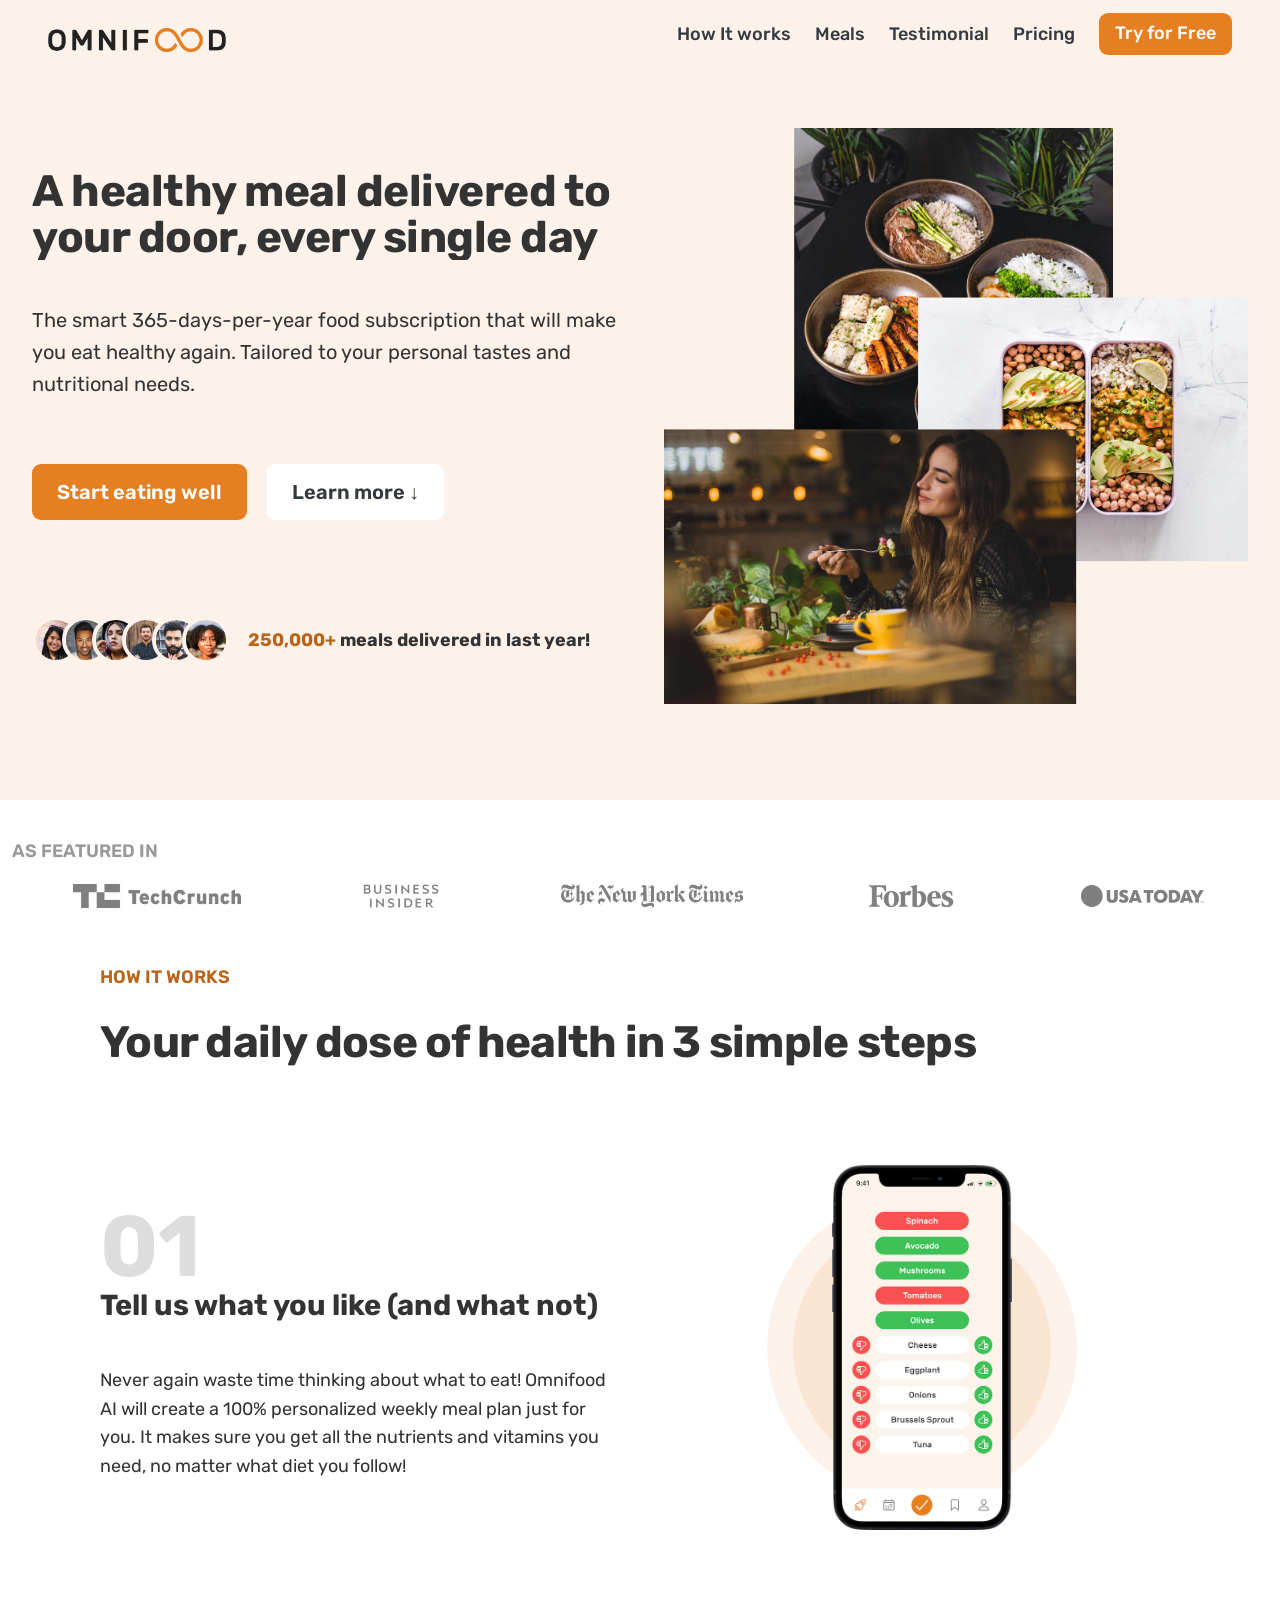
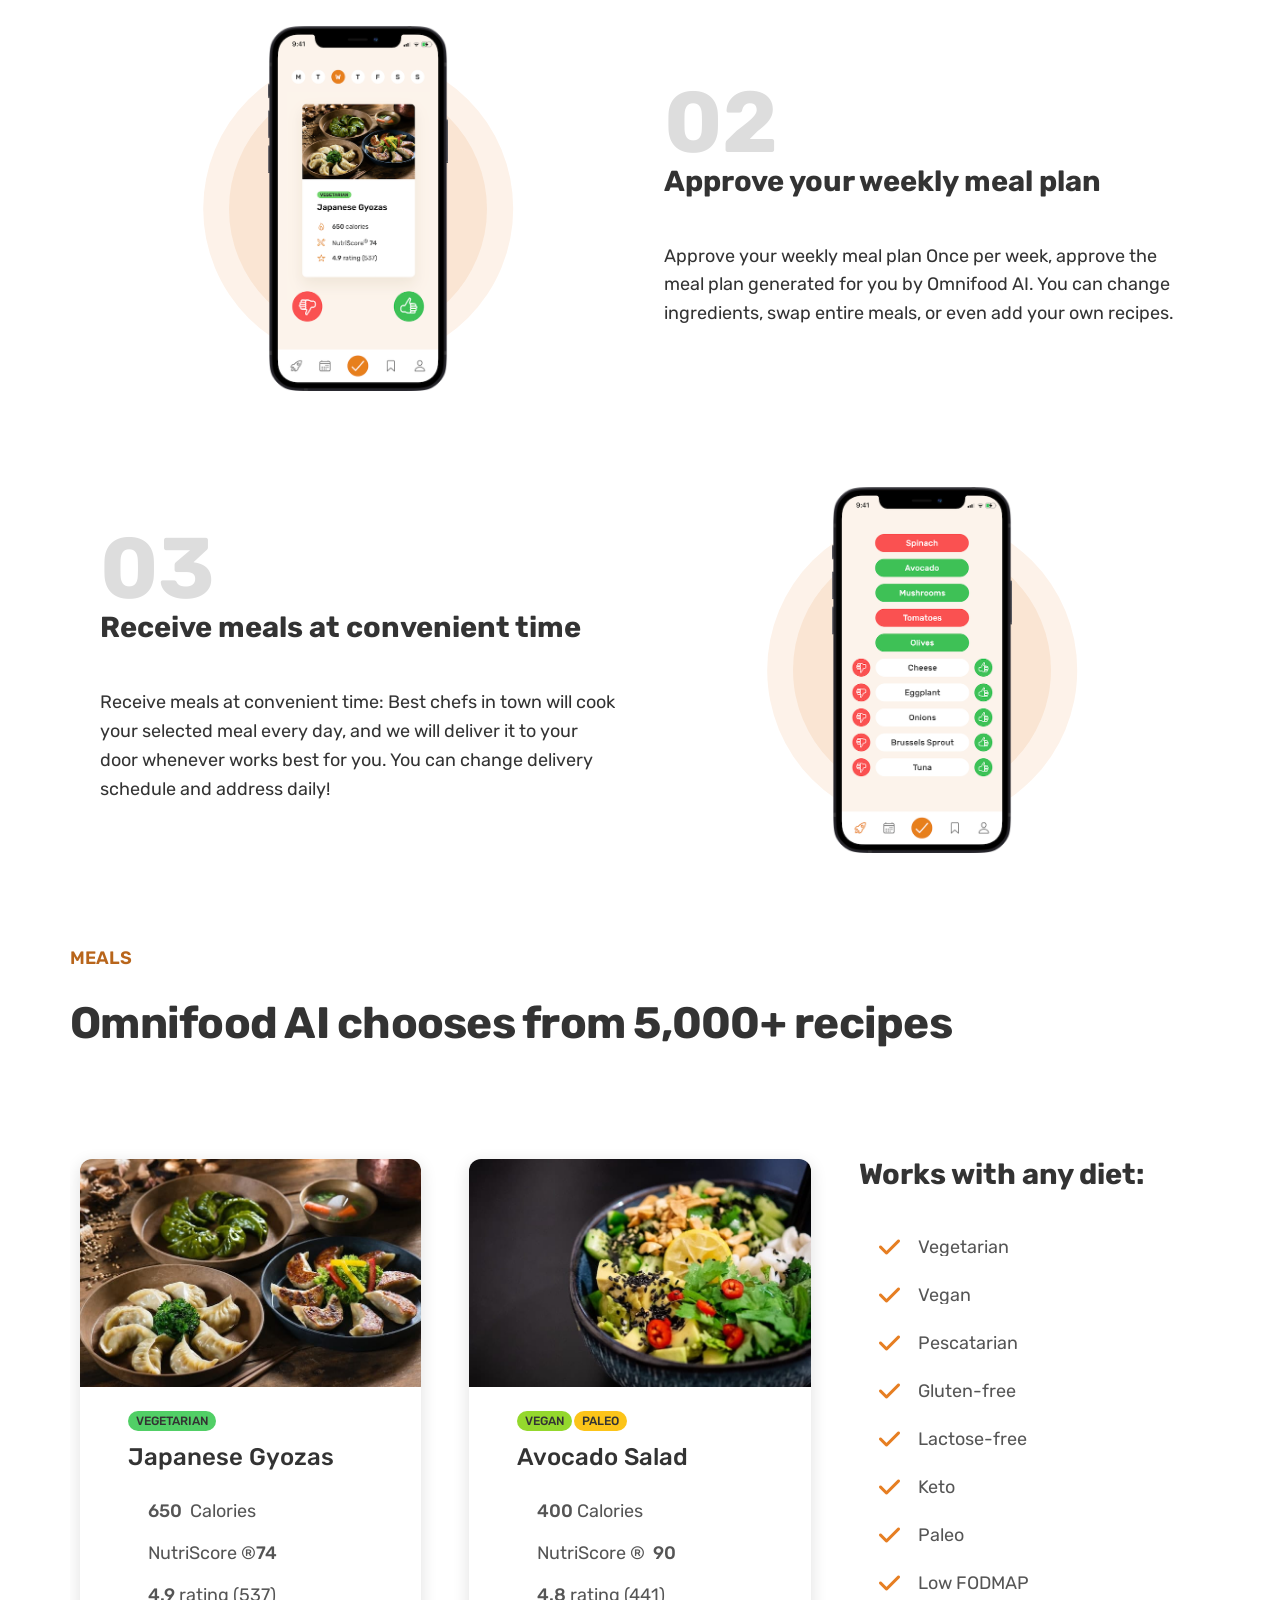
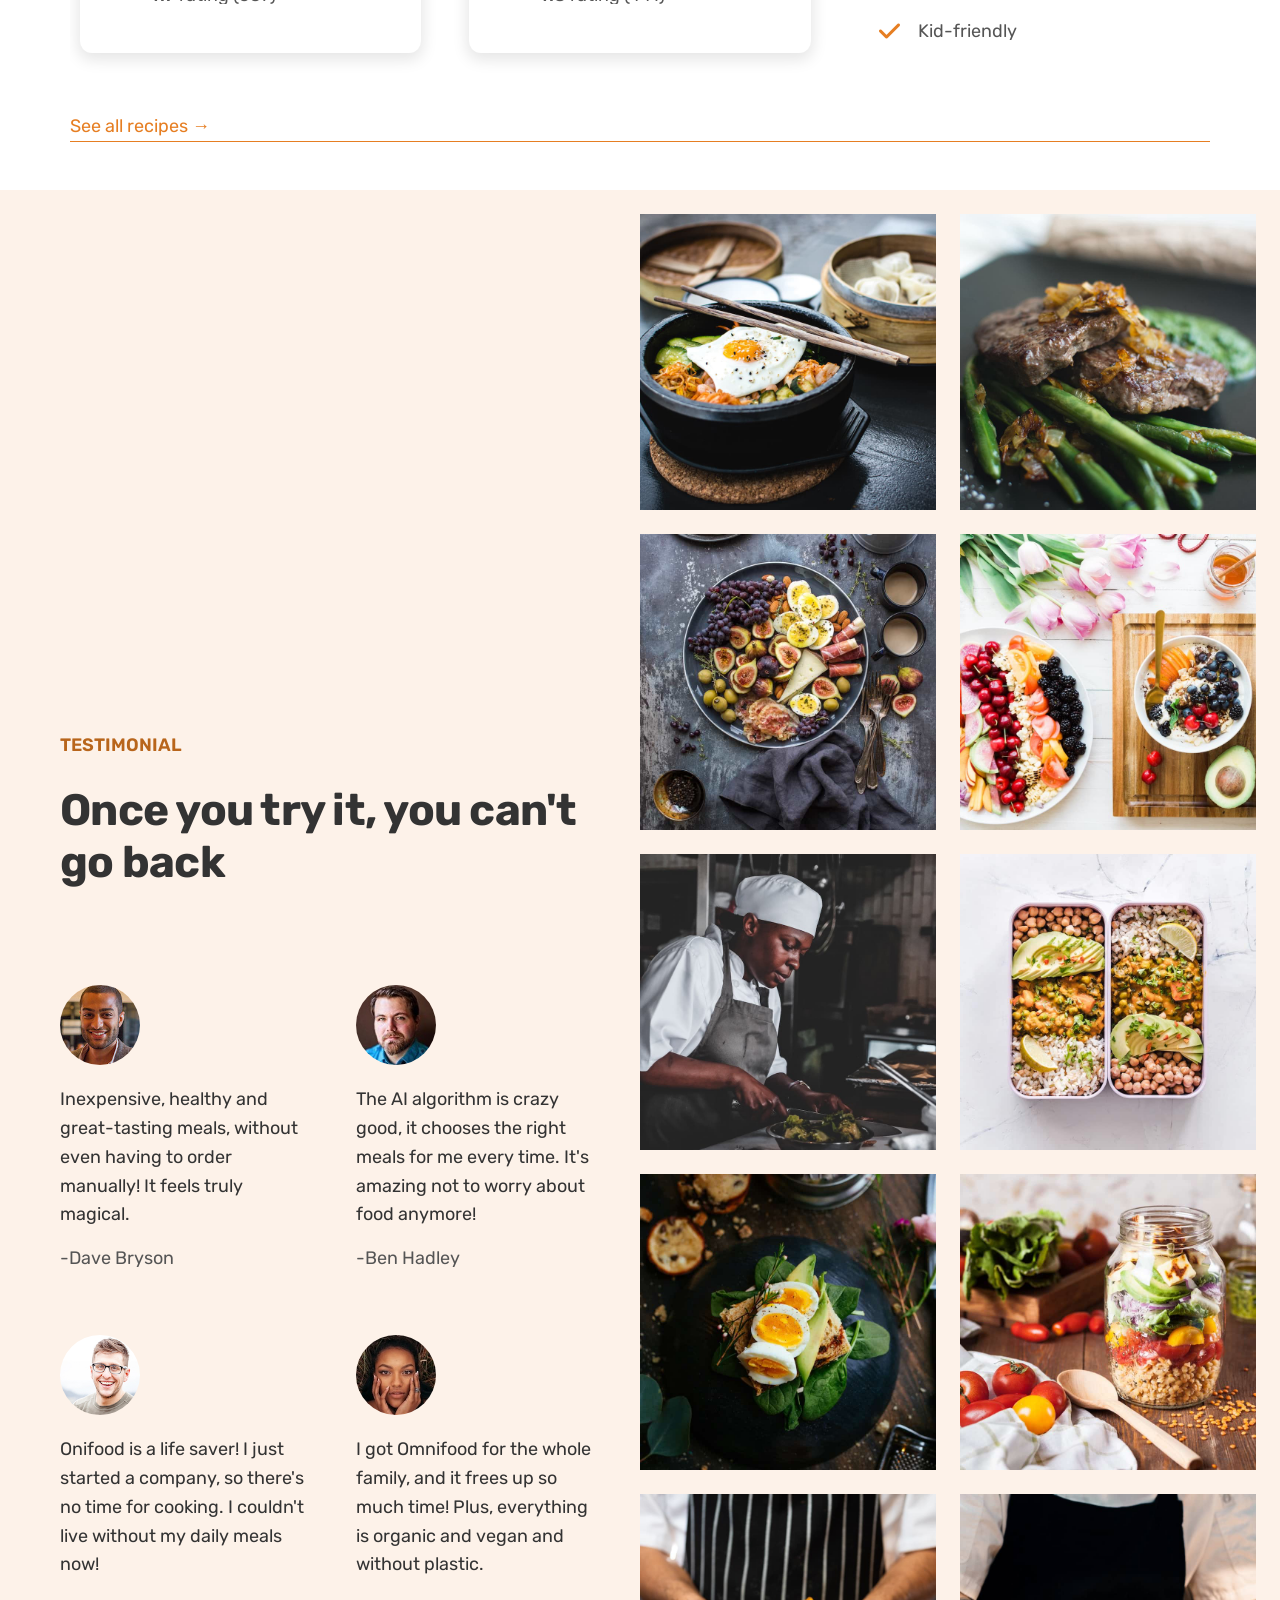
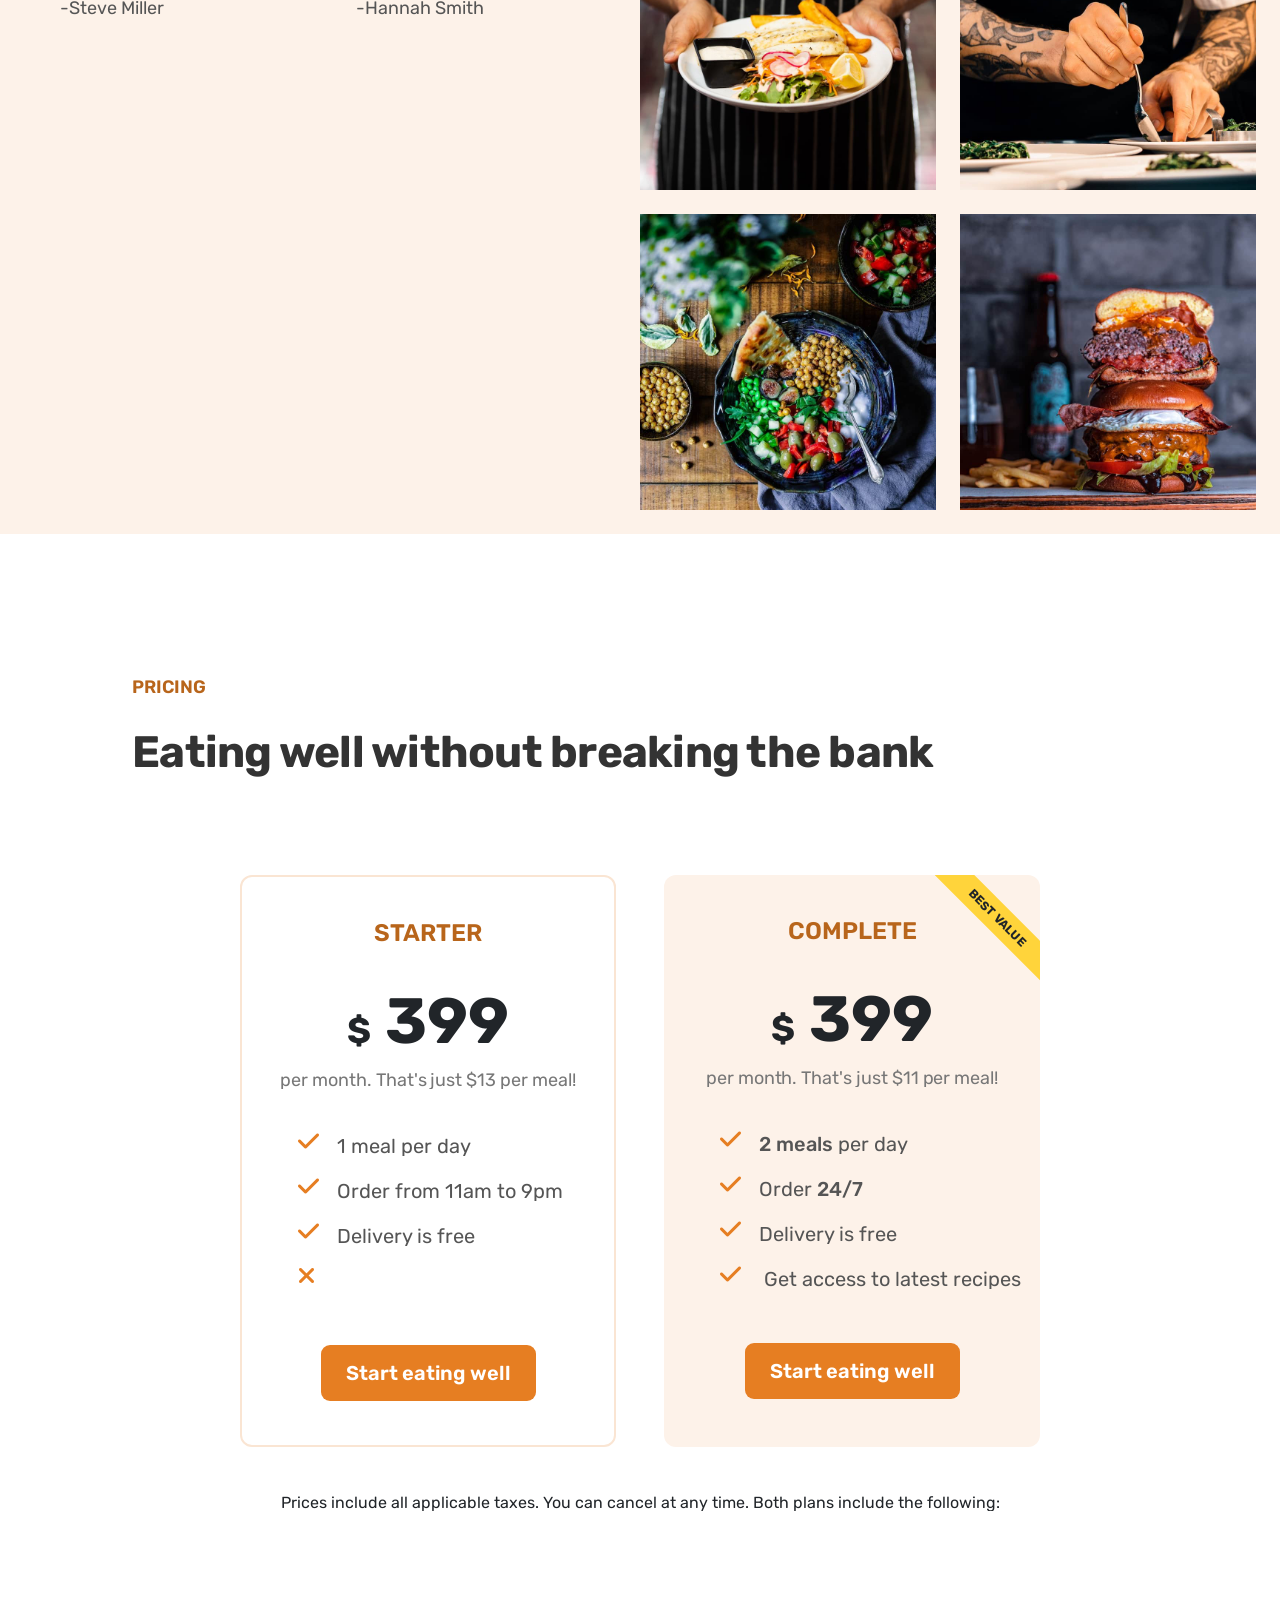
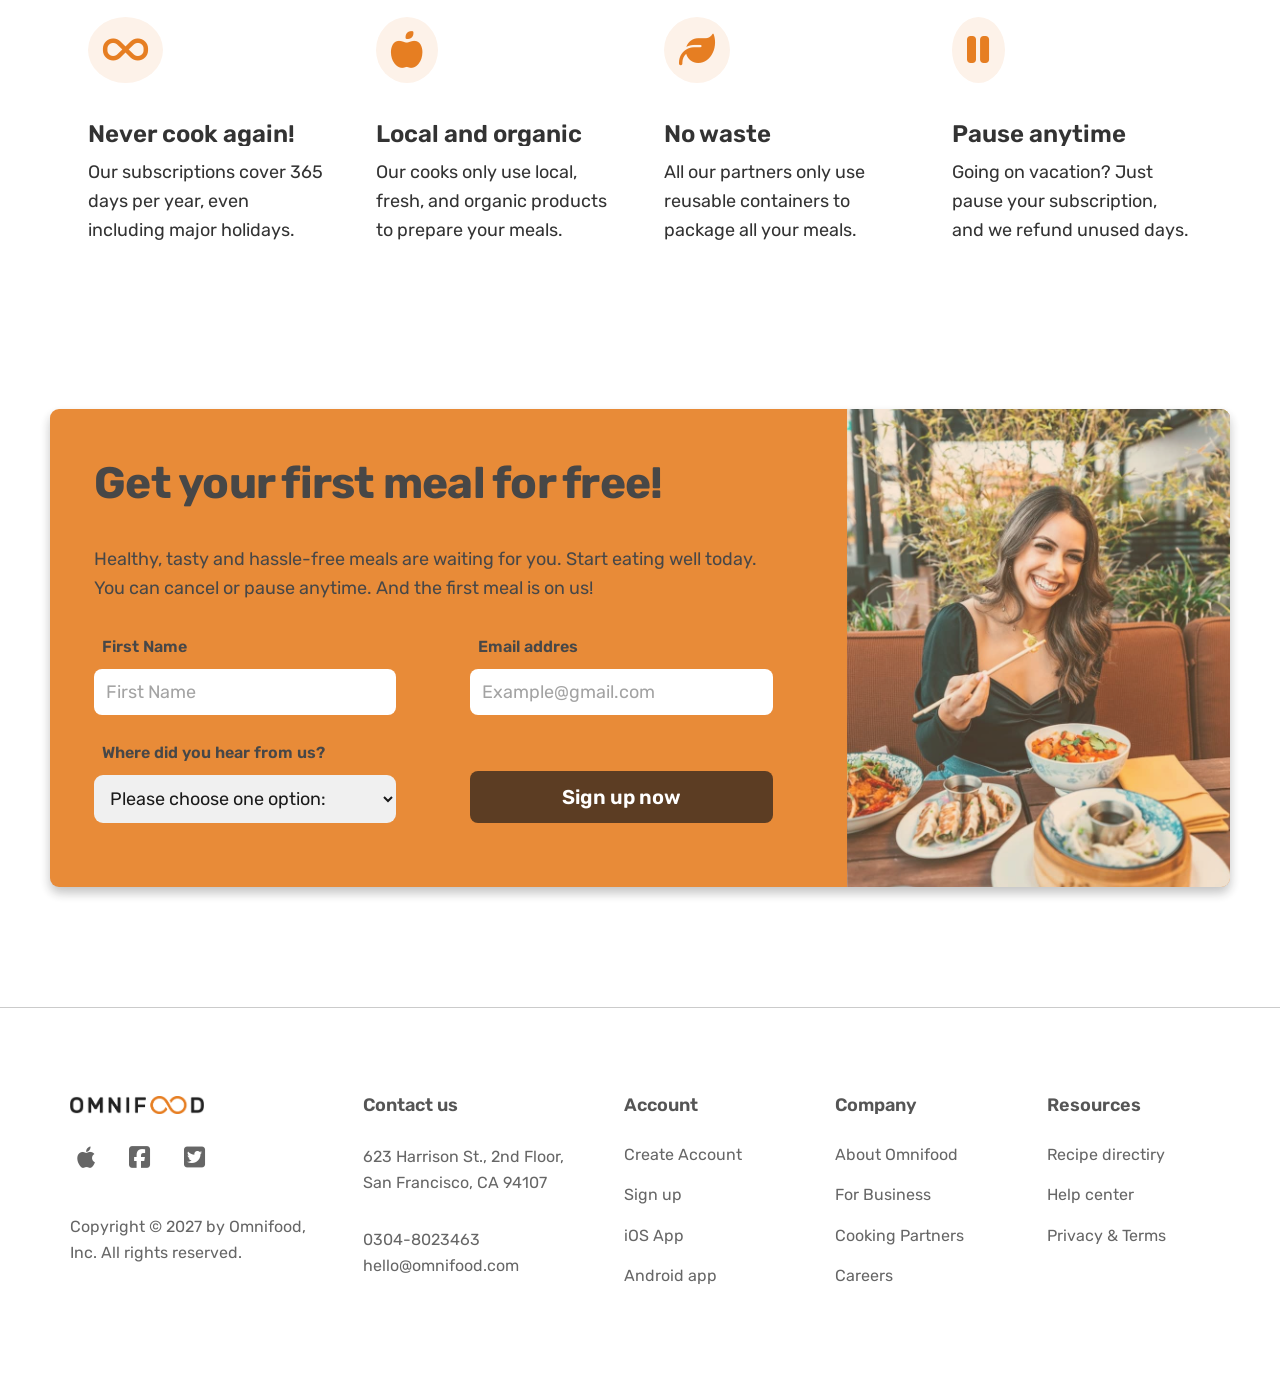
<file: index.html>
<!DOCTYPE html>
<html lang="en">
  <head>
    <meta charset="UTF-8" />
    <meta name="viewport" content="width=device-width, initial-scale=1.0" />

    <link rel="preconnect" href="https://fonts.googleapis.com" />
    <link rel="preconnect" href="https://fonts.gstatic.com" crossorigin />
    <link
      href="https://fonts.googleapis.com/css2?family=Inter:ital,opsz,wght@0,14..32,100..900;1,14..32,100..900&family=Rubik:ital,wght@0,300..900;1,300..900&display=swap"
      rel="stylesheet"
    />
    <link
      href="https://cdn.jsdelivr.net/npm/bootstrap@5.3.3/dist/css/bootstrap.min.css"
      rel="stylesheet"
      integrity="sha384-QWTKZyjpPEjISv5WaRU9OFeRpok6YctnYmDr5pNlyT2bRjXh0JMhjY6hW+ALEwIH"
      crossorigin="anonymous"
    />

    <link
      rel="stylesheet"
      href="https://cdnjs.cloudflare.com/ajax/libs/font-awesome/6.7.2/css/all.min.css"
      integrity="sha512-Evv84Mr4kqVGRNSgIGL/F/aIDqQb7xQ2vcrdIwxfjThSH8CSR7PBEakCr51Ck+w+/U6swU2Im1vVX0SVk9ABhg=="
      crossorigin="anonymous"
      referrerpolicy="no-referrer"
    />
    <link href="https://unpkg.com/aos@2.3.1/dist/aos.css" rel="stylesheet" />
    <link rel="stylesheet" href="Genral.css" />
    <link rel="stylesheet" href="style.css" />
    <link rel="stylesheet" href="queries.css" />
    <link rel="icon" type="img" href="img/favicon.png" />
    <title>Omnifood &mdash; Never cook again!</title>
  </head>
  <body>
    <!-- ////////////////////////////// -->
    <!-- This is Header Section -->
    <!-- ////////////////////////////// -->

    <header class="header">
      <a href="#">
        <img
          src="img/omnifood-logo.png"
          alt="omnifood-logo"
          class="logo"
          data-aos="flip-right"
      /></a>

      <!-- ////////////////////////////// -->
      <!-- This is Navigation Bar -->
      <!-- ////////////////////////////// -->

      <nav class="main-nav">
        <ul>
          <li data-aos="fade-up">
            <a href="#How" class="main-nav-link">How It works</a>
          </li>
          <li data-aos="fade-down">
            <a href="#Meals-section" class="main-nav-link">Meals</a>
          </li>
          <li data-aos="fade-up">
            <a href="#testimonial-section" class="main-nav-link">Testimonial</a>
          </li>
          <li data-aos="fade-down">
            <a href="#pricing" class="main-nav-link">Pricing</a>
          </li>
          <li data-aos="fade-up">
            <a href="#booking-section" class="main-nav-link main-cta"
              >Try for Free</a
            >
          </li>
        </ul>
      </nav>
    </header>

    <main>
      <!-- ////////////////////////////// -->
      <!-- This is Hero's Section -->
      <!-- ////////////////////////////// -->

      <section class="heros-section">
        <div class="hero">
          <div class="heros-text">
            <h1 class="primary-heading" data-aos="fade-right">
              A healthy meal delivered to your door, every single day
            </h1>
            <p class="desription" data-aos="fade-up" data-aos-delay="300">
              The smart 365-days-per-year food subscription that will make you
              eat healthy again. Tailored to your personal tastes and
              nutritional needs.
            </p>

            <div class="btn-box">
              <a
                href="#booking-section"
                class="btn btn--full margin-right-2rem"
                data-aos="fade-left"
                data-aos-delay="600"
                >Start eating well
              </a>
              <a
                href="#How"
                class="btn btn--outline"
                data-aos="fade-right"
                data-aos-delay="600"
                >Learn more &darr;</a
              >
            </div>

            <div class="delivered-customers-box">
              <div class="delivered-customers">
                <img
                  src="img/customers/customer-1.jpg"
                  alt="customer-photo"
                  data-aos="fade-up"
                  data-aos-delay="900"
                />
                <img
                  src="img/customers/customer-2.jpg"
                  alt="customer-photo"
                  data-aos="fade-down"
                  data-aos-delay="900"
                />
                <img
                  src="img/customers/customer-3.jpg"
                  alt="customer-photo"
                  data-aos="fade-up"
                  data-aos-delay="900"
                />
                <img
                  src="img/customers/customer-4.jpg"
                  alt="customer-photo"
                  data-aos="fade-down"
                  data-aos-delay="900"
                />
                <img
                  src="img/customers/customer-5.jpg"
                  alt="customer-photo"
                  data-aos="fade-up"
                  data-aos-delay="900"
                />
                <img
                  src="img/customers/customer-6.jpg"
                  alt="customer-photo"
                  data-aos="fade-down"
                  data-aos-delay="900"
                />
              </div>
              <p data-aos="fade-right" data-aos-delay="1200">
                <span>250,000+</span> meals delivered in last year!
              </p>
            </div>
          </div>

          <div class="header-img" data-aos="zoom-in" data-aos-delay="300">
            <img
              src="img/hero.png"
              class="main-img"
              alt="A laidy eating a dilecious Food and some healthy food photos"
            />
          </div>
        </div>
      </section>

      <!-- ////////////////////////////// -->
      <!-- This is Feature-Row Section -->
      <!-- ////////////////////////////// -->

      <section
        class="Featured"
        data-aos="fade-up"
        data-aos-anchor-placement="bottom-bottom"
      >
        <!-- <div class="container"> -->
        <div class="featured-in">
          <span>As Featured in</span>
        </div>
        <div class="feature-logos">
          <img src="img/logos/techcrunch.png" alt="Techcrunch" />
          <img
            src="img/logos/business-insider.png"
            alt="business-inside"
          />
          <img
            src="img/logos/the-new-york-times.png"
            alt="The-new-york-times"
          />
          <img src="img/logos/forbes.png" alt="Forbes" />
          <img src="img/logos/usa-today.png" alt="Techcrunch" />
        </div>
        <!-- </div> -->
      </section>

      <!-- ////////////////////////////// -->
      <!-- This is How it work's Section -->
      <!-- ////////////////////////////// -->

      <section id="How" class="container">
        <div class="container Section-how">
          <div data-aos="fade-up" data-aos-anchor-placement="bottom-bottom">
            <span class="subheading">How it works</span>
            <h2 class="secondary-heading">
              Your daily dose of health in 3 simple steps
            </h2>
          </div>

          <div class="grid vertical-gap">
            <!-- FIRST STEP -->
            <div class="Z-Patren grid grid-col-2 align">
              <div class="step-content">
                <div class="step-number" data-aos="fade-right">01</div>
                <h3 class="tertiary-heading" data-aos="fade-right">
                  Tell us what you like (and what not)
                </h3>
                <p class="discription" data-aos="fade-right">
                  Never again waste time thinking about what to eat! Omnifood AI
                  will create a 100% personalized weekly meal plan just for you.
                  It makes sure you get all the nutrients and vitamins you need,
                  no matter what diet you follow!
                </p>
              </div>
              <div class="step-img-box" data-aos="fade-left">
                <img
                  src="img/app/app-screen-1.png"
                  alt=""
                  class="step-img"
                />
              </div>
            </div>
            <!-- step-2 -->
            <div class="direction-reverse Z-Patren grid grid-col-2 align">
              <div class="step-img-box" data-aos="fade-right">
                <img
                  src="img/app/app-screen-2.png"
                  alt="iPhone app
            preferences selection screen"
                  class="step-img"
                />
              </div>
              <div class="step-content">
                <div class="step-number" data-aos="fade-up">02</div>
                <h3 class="tertiary-heading" data-aos="fade-up">
                  Approve your weekly meal plan
                </h3>
                <p class="discription" data-aos="fade-up">
                  Approve your weekly meal plan Once per week, approve the meal
                  plan generated for you by Omnifood AI. You can change
                  ingredients, swap entire meals, or even add your own recipes.
                </p>
              </div>
            </div>
            <!-- step-3 -->
            <div class="Z-Patren grid grid-col-2 align">
              <div class="step-content">
                <div class="step-number" data-aos="fade-right">03</div>
                <h3 class="tertiary-heading" data-aos="fade-right">
                  Receive meals at convenient time
                </h3>
                <p class="discription" data-aos="fade-right">
                  Receive meals at convenient time: Best chefs in town will cook
                  your selected meal every day, and we will deliver it to your
                  door whenever works best for you. You can change delivery
                  schedule and address daily!
                </p>
              </div>
              <div class="step-img-box">
                <img
                  src="img/app/app-screen-1.png"
                  alt="iPhone app
            preferences selection screen"
                  class="step-img"
                  data-aos="fade-left"
                />
              </div>
            </div>
          </div>
        </div>
      </section>

      <!-- ////////////////////////////// -->
      <!-- This is Meals Section -->
      <!-- ////////////////////////////// -->

      <section id="Meals-section" class="Meals-section container">
        <div class="container">
          <div
            class="v-center"
            data-aos="fade-up"
            data-aos-anchor-placement="bottom-bottom"
          >
            <span class="subheading">Meals</span>
            <h2 class="secondary-heading">
              Omnifood AI chooses from 5,000+ recipes
            </h2>
          </div>
          <div class="grid grid-col-3 Meals-content">
            <!-- 1st Card  -->
            <div class="Meals" data-aos="fade-right">
              <img
                src="img/meals/meal-1.jpg"
                alt="Japanese Gyozas"
                class="meal-photo"
              />
              <div class="meals-attributes">
                <div class="Meals-tag"><span class="tag">Vegetarian</span></div>
                <h3 class="Meals-title">Japanese Gyozas</h3>

                <ul class="attributes">
                  <li class="meals-attribute">
                    <ion-icon name="flame-outline"></ion-icon
                    ><strong>650</strong>&nbsp; Calories
                  </li>
                  <li class="meals-attribute">
                    <ion-icon name="restaurant-outline"></ion-icon> NutriScore
                    &reg; <strong>74</strong>
                  </li>
                  <li class="meals-attribute">
                    <ion-icon name="star-outline"></ion-icon>
                    <strong>4.9</strong> &nbsp;rating (537)
                  </li>
                </ul>
              </div>
            </div>
            <!-- 2nd Card -->
            <div class="Meals" data-aos="fade-up">
              <img
                src="img/meals/meal-2.jpg"
                alt="Japanese Gyozas"
                class="meal-photo"
              />
              <div class="meals-attributes">
                <div class="Meals-tag Vegan">
                  <span class="tag">Vegan</span>
                </div>
                <div class="Meals-tag Paleo">
                  <span class="tag">Paleo</span>
                </div>
                <h3 class="Meals-title">Avocado Salad</h3>

                <ul class="attributes">
                  <li class="meals-attribute">
                    <ion-icon name="flame-outline"></ion-icon
                    ><strong>400</strong> &nbsp;Calories
                  </li>
                  <li class="meals-attribute">
                    <ion-icon name="restaurant-outline"></ion-icon> NutriScore
                    &reg; &nbsp;<strong>90</strong>
                  </li>
                  <li class="meals-attribute">
                    <ion-icon name="star-outline"></ion-icon>
                    <strong>4.8</strong> &nbsp;rating (441)
                  </li>
                </ul>
              </div>
            </div>
            <!-- list of offers -->
            <div class="list" data-aos="fade-left">
              <h3 class="tertiary-heading">Works with any diet:</h3>
              <ul class="attributes">
                <li class="meals-attribute">
                  <i class="fa-solid fa-check"></i><span>Vegetarian</span>
                </li>
                <li class="meals-attribute">
                  <i class="fa-solid fa-check"></i><span>Vegan</span>
                </li>
                <li class="meals-attribute">
                  <i class="fa-solid fa-check"></i><span>Pescatarian</span>
                </li>
                <li class="meals-attribute">
                  <i class="fa-solid fa-check"></i><span>Gluten-free</span>
                </li>
                <li class="meals-attribute">
                  <i class="fa-solid fa-check"></i><span>Lactose-free</span>
                </li>
                <li class="meals-attribute">
                  <i class="fa-solid fa-check"></i><span>Keto</span>
                </li>
                <li class="meals-attribute">
                  <i class="fa-solid fa-check"></i><span>Paleo</span>
                </li>
                <li class="meals-attribute">
                  <i class="fa-solid fa-check"></i><span>Low FODMAP</span>
                </li>
                <li class="meals-attribute">
                  <i class="fa-solid fa-check"></i><span>Kid-friendly</span>
                </li>
              </ul>
            </div>
          </div>
          <div class="details" data-aos="fade-right">
            <a href="#" class="link">See all recipes &rarr;</a>
          </div>
        </div>
      </section>

      <!-- ////////////////////////////// -->
      <!-- This is Testimonial Section -->
      <!-- ////////////////////////////// -->

      <section
        id="testimonial-section"
        class="testimonial-section grid grid-col-2"
      >
        <!-- <div class="grid grid-col-2"> -->
        <div class="testimonial-box">
          <div class="Testimonial-box-1" data-aos="fade-right">
            <span class="subheading">Testimonial</span>
            <h2 class="secondary-heading">
              Once you try it, you can't go back
            </h2>
          </div>
          <div class="testimonial-box-2 grid grid-col-2">
            <figure
              class="testimonial"
              data-aos="fade-up"
              data-aos-anchor-placement="bottom-bottom"
            >
              <img
                src="img/customers/dave.jpg"
                alt="Dave Bryson"
                class="Author-img"
              />
              <blockquote class="Author-job">
                Inexpensive, healthy and great-tasting meals, without even
                having to order manually! It feels truly magical.
              </blockquote>
              <p class="author-name">-Dave Bryson</p>
            </figure>
            <figure
              class="testimonial"
              data-aos="fade-up"
              data-aos-anchor-placement="bottom-bottom"
            >
              <img
                src="img/customers/ben.jpg"
                alt="Dave Bryson"
                class="Author-img"
              />
              <blockquote class="Author-job">
                The AI algorithm is crazy good, it chooses the right meals for
                me every time. It's amazing not to worry about food anymore!
              </blockquote>
              <p class="author-name">-Ben Hadley</p>
            </figure>
            <figure
              class="testimonial"
              data-aos="fade-up"
              data-aos-anchor-placement="bottom-bottom"
            >
              <img
                src="img/customers/steve.jpg"
                alt="Dave Bryson"
                class="Author-img"
              />
              <blockquote class="Author-job">
                Onifood is a life saver! I just started a company, so there's no
                time for cooking. I couldn't live without my daily meals now!
              </blockquote>
              <p class="author-name">-Steve Miller</p>
            </figure>
            <figure
              class="testimonial"
              data-aos="fade-up"
              data-aos-anchor-placement="bottom-bottom"
            >
              <img
                src="img/customers/hannah.jpg"
                alt="Dave Bryson"
                class="Author-img"
              />
              <blockquote class="Author-job">
                I got Omnifood for the whole family, and it frees up so much
                time! Plus, everything is organic and vegan and without plastic.
              </blockquote>
              <p class="author-name">-Hannah Smith</p>
            </figure>
          </div>
        </div>
        <div class="gallery" data-aos="fade-left">
          <div class="gallery-box grid grid-col-3">
            <div class="gallery-items">
              <img
                src="img/gallery/gallery-1.jpg"
                class="Gallery-phtos"
                alt="Gallery photos"
              />
            </div>
            <div class="gallery-items">
              <img
                src="img/gallery/gallery-2.jpg"
                class="Gallery-phtos"
                alt="Gallery photos"
              />
            </div>
            <div class="gallery-items">
              <img
                src="img/gallery/gallery-3.jpg"
                class="Gallery-phtos"
                alt="Gallery photos"
              />
            </div>
            <div class="gallery-items">
              <img
                src="img/gallery/gallery-4.jpg"
                class="Gallery-phtos"
                alt="Gallery photos"
              />
            </div>
            <div class="gallery-items">
              <img
                src="img/gallery/gallery-5.jpg"
                class="Gallery-phtos"
                alt="Gallery photos"
              />
            </div>
            <div class="gallery-items">
              <img
                src="img/gallery/gallery-6.jpg"
                class="Gallery-phtos"
                alt="Gallery photos"
              />
            </div>
            <div class="gallery-items">
              <img
                src="img/gallery/gallery-7.jpg"
                class="Gallery-phtos"
                alt="Gallery photos"
              />
            </div>
            <div class="gallery-items">
              <img
                src="img/gallery/gallery-8.jpg"
                class="Gallery-phtos"
                alt="Gallery photos"
              />
            </div>
            <div class="gallery-items">
              <img
                src="img/gallery/gallery-9.jpg"
                class="Gallery-phtos"
                alt="Gallery photos"
              />
            </div>
            <div class="gallery-items">
              <img
                src="img/gallery/gallery-10.jpg"
                class="Gallery-phtos"
                alt="Gallery photos"
              />
            </div>
            <div class="gallery-items">
              <img
                src="img/gallery/gallery-11.jpg"
                class="Gallery-phtos"
                alt="Gallery photos"
              />
            </div>
            <div class="gallery-items">
              <img
                src="img/gallery/gallery-12.jpg"
                class="Gallery-phtos"
                alt="Gallery photos"
              />
            </div>
          </div>
        </div>
        <!-- </div> -->
      </section>

      <!-- ////////////////////////////// -->
      <!-- This is Pricing Section -->
      <!-- ////////////////////////////// -->

      <section id="pricing" class="pricing Pricing-Table container">
        <div class="box-1" data-aos="fade-right">
          <span class="subheading">Pricing</span>
          <h2 class="secondary-heading">
            Eating well without breaking the bank
          </h2>
        </div>
        <div class="card grid grid-col-2">
          <!-- styling of card-1  -->
          <div class="card-1" data-aos="fade-right">
            <span class="Starter">Starter</span>
            <p class="pricing-plan">
              <span>$</span>
              399
            </p>
            <div class="deals-details">
              per month. That's just $13 per meal!
            </div>
            <div class="offers">
              <ul class="offers-list">
                <li class="offer">
                  <i class="fa-solid fa-check"></i><span>1 meal per day</span>
                </li>
                <li class="offer">
                  <i class="fa-solid fa-check"></i
                  ><span>Order from 11am to 9pm </span>
                </li>
                <li class="offer">
                  <i class="fa-solid fa-check"></i
                  ><span>Delivery is free </span>
                </li>
                <li class="offer">
                  <i class="fa-solid fa-xmark"></i>
                </li>
              </ul>
            </div>
            <a href="#booking-section" class="btn btn--full pricing-btn"
              >Start eating well</a
            >
          </div>
          <!-- styling of card-2 -->
          <div class="card-2" data-aos="fade-left">
            <span class="Starter">Complete</span>

            <p class="pricing-plan">
              <span>$</span>
              399
            </p>
            <div class="deals-details">
              per month. That's just $11 per meal!
            </div>
            <div class="offers">
              <ul class="offers-list">
                <li class="offer">
                  <i class="fa-solid fa-check"></i
                  ><span><strong>2 meals</strong> per day </span>
                </li>
                <li class="offer">
                  <i class="fa-solid fa-check"></i
                  ><span>Order <strong>24/7</strong> </span>
                </li>
                <li class="offer">
                  <i class="fa-solid fa-check"></i
                  ><span>Delivery is free </span>
                </li>
                <li class="offer">
                  <i class="fa-solid fa-check"></i>
                  <span>Get access to latest recipes</span>
                </li>
              </ul>
            </div>
            <a href="#booking-section" class="btn btn--full pricing-btn"
              >Start eating well</a
            >
          </div>
          <p class="parsel" data-aos="fade-right">
            Prices include all applicable taxes. You can cancel at any time.
            Both plans include the following:
          </p>
        </div>

        <div id="features-row" class="features-row grid grid-col-4">
          <div class="feature" data-aos="fade-right">
            <i class="fa-solid fa-infinity feature-icon"></i>
            <p class="title">Never cook again!</p>
            <p class="discription">
              Our subscriptions cover 365 days per year, even including major
              holidays.
            </p>
          </div>
          <div class="feature" data-aos="fade-up">
            <i class="fa-solid fa-apple-whole feature-icon"></i>
            <p class="title">Local and organic</p>
            <p class="discription">
              Our cooks only use local, fresh, and organic products to prepare
              your meals.
            </p>
          </div>
          <div class="feature" data-aos="fade-up">
            <i class="fa-solid fa-leaf feature-icon"></i>
            <p class="title">No waste</p>
            <p class="discription">
              All our partners only use reusable containers to package all your
              meals.
            </p>
          </div>
          <div class="feature" data-aos="fade-left">
            <i class="fa-solid fa-pause feature-icon"></i>
            <p class="title">Pause anytime</p>
            <p class="discription">
              Going on vacation? Just pause your subscription, and we refund
              unused days.
            </p>
          </div>
        </div>
      </section>

      <!-- ////////////////////////////// -->
      <!-- This is Booking Section -->
      <!-- ////////////////////////////// -->

      <section id="booking-section" data-aos="zoom-in-up">
        <div class="booking-container grid">
          <div class="box-1">
            <h2 class="secondary-heading booking-heading" data-aos="fade-right">
              Get your first meal for free!
            </h2>
            <p class="desription booking-description" data-aos="fade-right">
              Healthy, tasty and hassle-free meals are waiting for you. Start
              eating well today. You can cancel or pause anytime. And the first
              meal is on us!
            </p>
            <!-- Sign-in  Form  -->
            <form action="" class="booking-form">
              <div class="form-item" data-aos="fade-down-right">
                <label for="First Name">First Name</label>
                <input
                  type="text"
                  class="Btn-hover"
                  name="First Name"
                  id="First Name"
                  placeholder="First Name"
                  required
                />
              </div>
              <div class="form-item" data-aos="fade-down-left">
                <label for="Email address">Email addres</label>
                <input
                  type="email"
                  class="Btn-hover"
                  name="Email addres"
                  id="Email address"
                  placeholder="Example@gmail.com"
                  required
                />
              </div>
              <div class="form-item" data-aos="fade-up-right">
                <label for="Select-option">Where did you hear from us?</label>
                <select id="Select-option" required>
                  <option value="">Please choose one option:</option>
                  <option value="Friends">Family and Friends</option>
                  <option value="YouTube ">YouTube Video</option>
                  <option value="Podcast">Podcast</option>
                  <option value="ad">Facebook ad</option>
                  <option value="Others">Others</option>
                </select>
              </div>
              <input
                class="signup-btn"
                type="submit"
                value="Sign up now"
                data-aos="fade-up-left"
              />
            </form>
          </div>
          <div
            class="booking-img"
            role="img"
            aria-label="Woman is Enjoying food"
          ></div>
        </div>
      </section>
    </main>
    <hr />

    <!-- ////////////////////////////// -->
    <!-- This is Footer Section -->
    <!-- ////////////////////////////// -->

    <footer id="Footer" class="Footer-section">
      <div class="container footer-col">
        <div class="logo-col" data-aos="fade-right">
          <div class="footer-logo">
            <a href="#"
              ><img src="img/omnifood-logo.png" alt="Omnifood-logo"
            /></a>
          </div>
          <ul class="social-link">
            <li>
              <a href="#"><i class="fa-brands fa-apple"></i></a>
            </li>
            <li>
              <a href="#"><i class="fa-brands fa-square-facebook"></i></a>
            </li>
            <li>
              <a href="#"><i class="fa-brands fa-square-twitter"></i></a>
            </li>
          </ul>
          <p class="footer-description">
            Copyright &copy; 2027 by Omnifood, Inc. All rights reserved.
          </p>
        </div>

        <div class="contact-col" data-aos="fade-up">
          <p class="Footer-heading">Contact us</p>
          <p class="footer-description">
            623 Harrison St., 2nd Floor, San Francisco, CA 94107
          </p>
          <a href="#" class="Contact">0304-8023463</a>
          <br />
          <a href="#" class="Contact">hello@omnifood.com</a>
        </div>

        <nav class="nav-col" data-aos="fade-up">
          <p class="Footer-heading">Account</p>
          <ul class="nav-col-ul">
            <li><a href="#"> Create Account</a></li>
            <li><a href="#"> Sign up</a></li>
            <li><a href="#"> iOS App</a></li>
            <li><a href="#"> Android app</a></li>
          </ul>
        </nav>

        <nav class="nav-col" data-aos="fade-up">
          <p class="Footer-heading">Company</p>
          <ul class="nav-col-ul">
            <li><a href="#"> About Omnifood</a></li>
            <li><a href="#"> For Business</a></li>
            <li><a href="#"> Cooking Partners</a></li>
            <li><a href="#"> Careers </a></li>
          </ul>
        </nav>

        <nav class="nav-col" data-aos="fade-left">
          <p class="Footer-heading">Resources</p>
          <ul class="nav-col-ul">
            <li><a href="#"> Recipe directiry</a></li>
            <li><a href="#"> Help center</a></li>
            <li><a href="#"> Privacy & Terms</a></li>
          </ul>
        </nav>
      </div>
    </footer>

    <script src="https://unpkg.com/aos@2.3.1/dist/aos.js"></script>
    <script>
      AOS.init({
        once: true,
        mirror: true,
        offset: 100,
      });
    </script>
  </body>
</html>
</file>
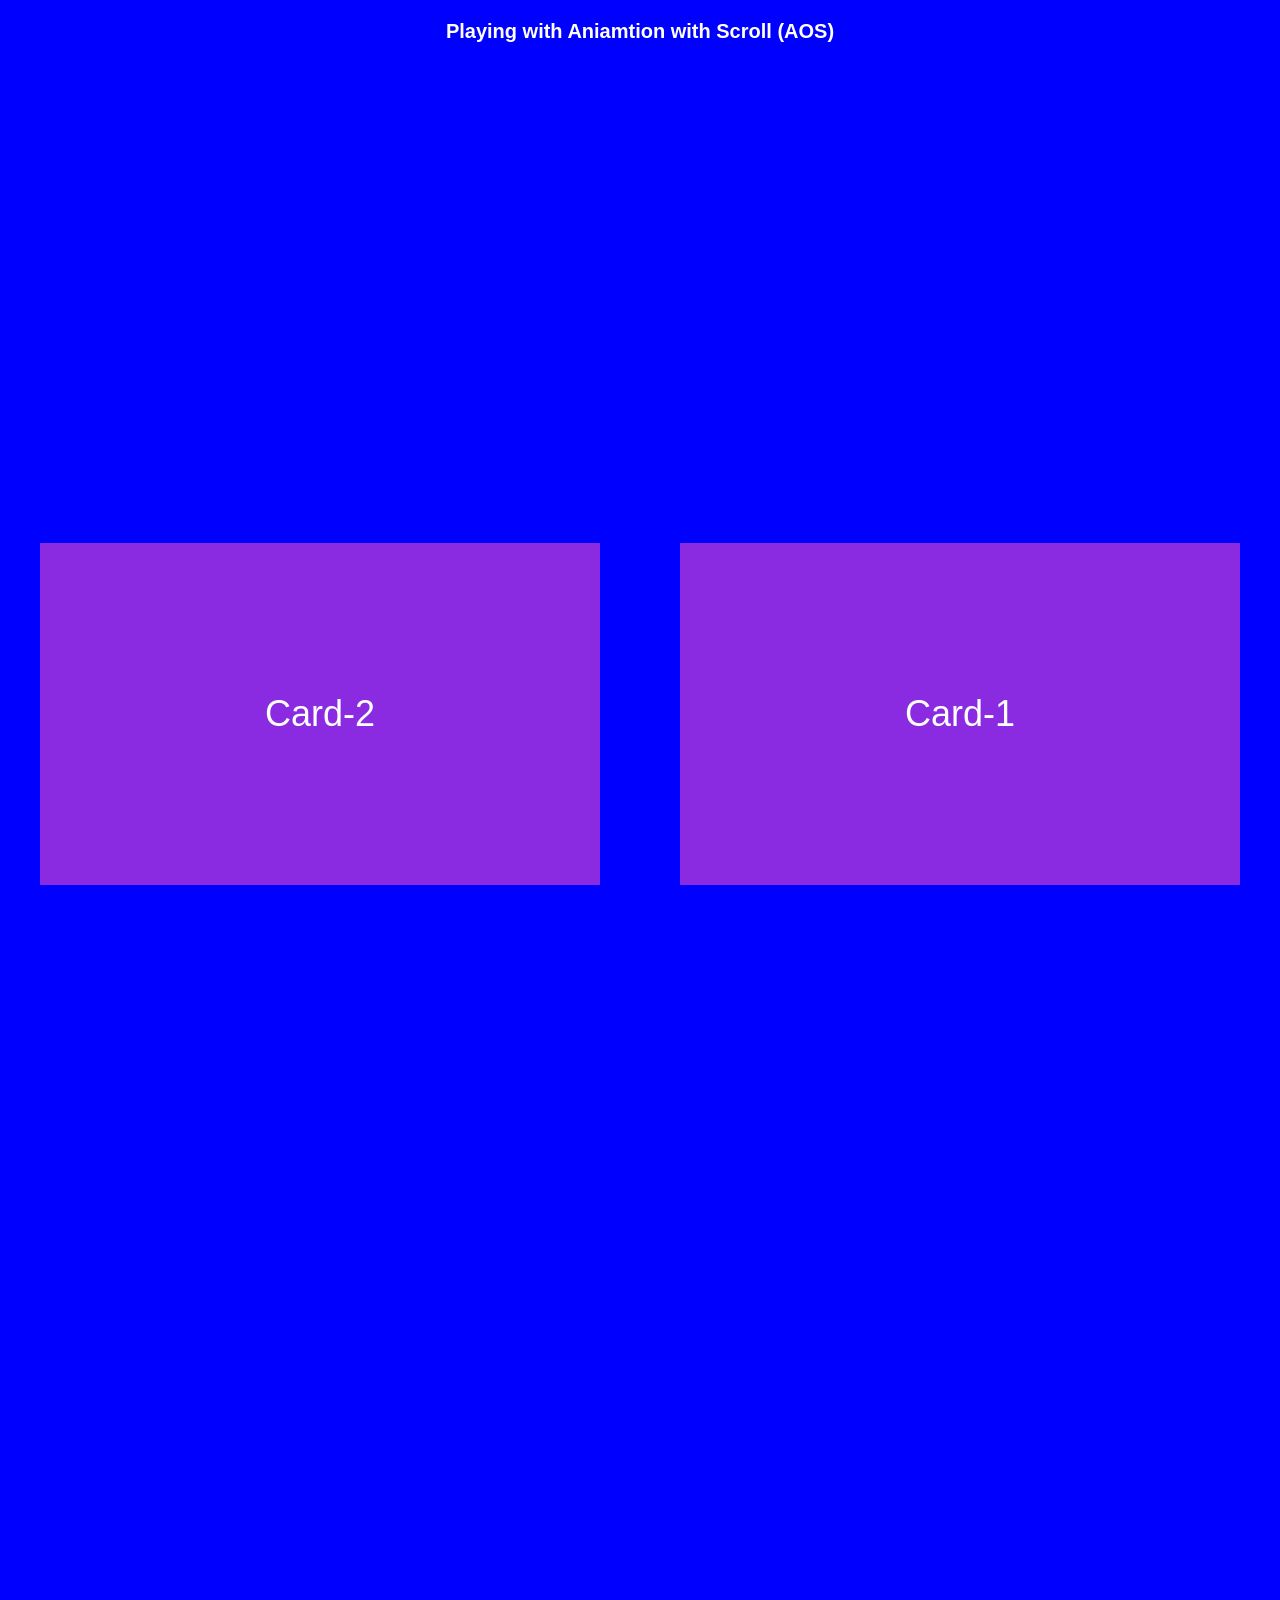
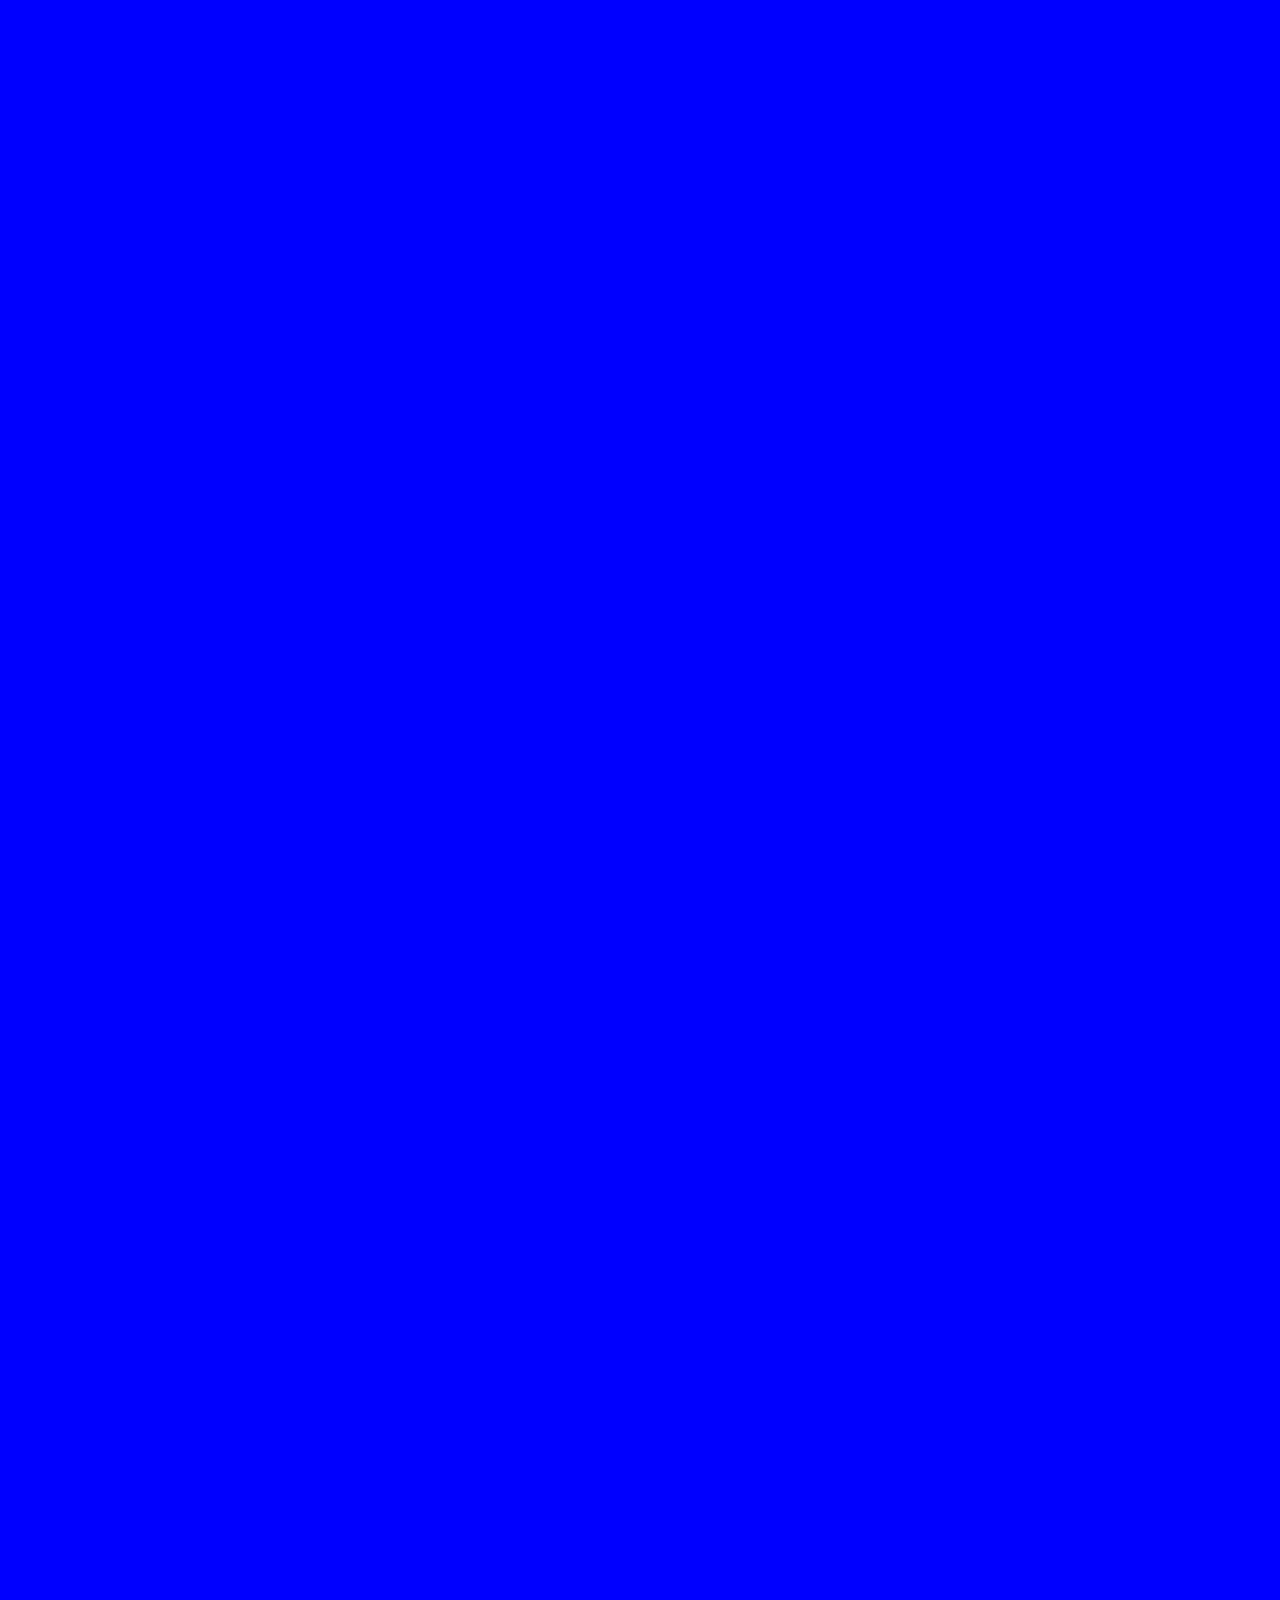
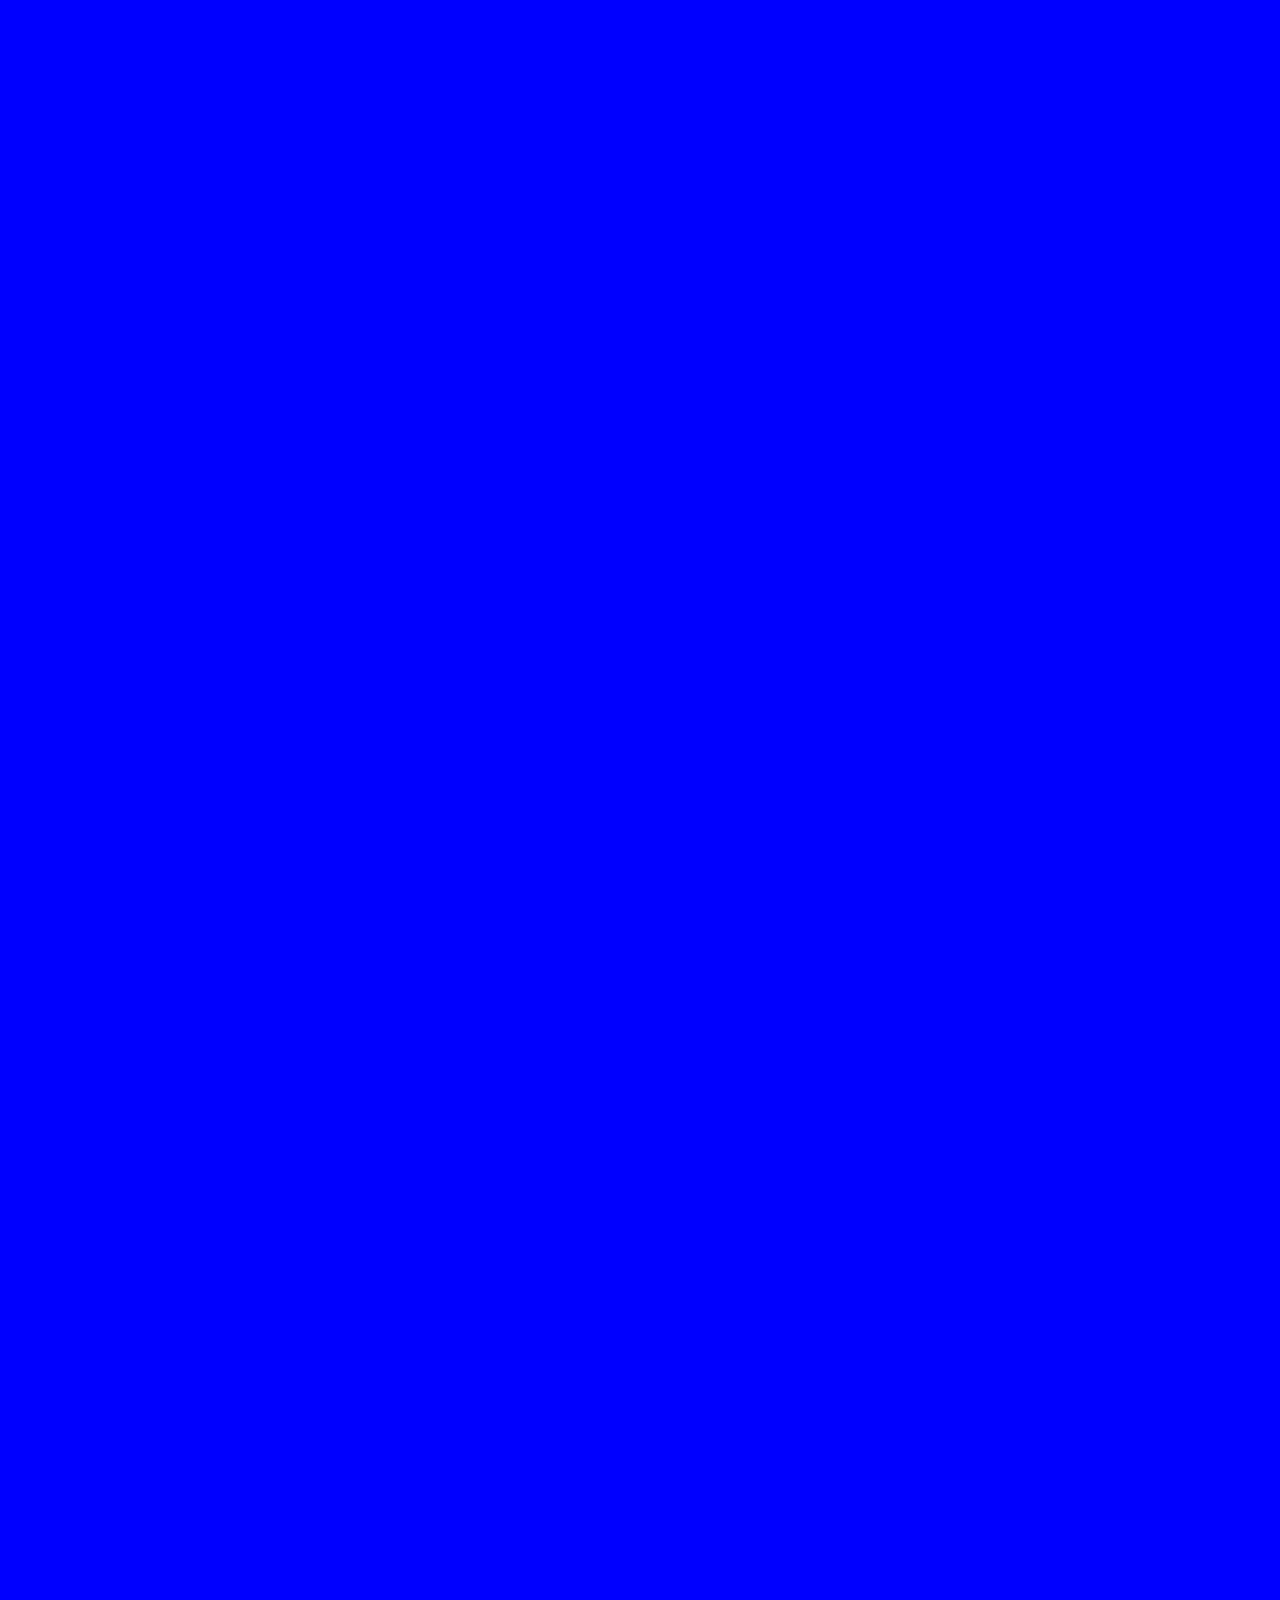
<file: Html/practice.html>
<!DOCTYPE html>
<html lang="en">
  <head>
    <meta charset="UTF-8" />
    <meta name="viewport" content="width=device-width, initial-scale=1.0" />
    <title>Practice</title>
    <link href="https://unpkg.com/aos@2.3.1/dist/aos.css" rel="stylesheet" />
    <style>
      body {
        background-color: blue;
        color: #fff;
        font-family: sans-serif;
      }
      html {
        font-size: 10px;
      }
      .AOS {
        width: 120rem;
        margin: 2rem auto;
        text-align: center;
      }
      .Cards {
        display: grid;
        margin-top: 50rem;
        grid-template-columns: 1fr 1fr;
        column-gap: 8rem;
        row-gap: 15rem;
      }
      .Card {
        font-size: 3.6rem;
        background-color: blueviolet;
        padding: 15rem 20rem;
      }
    </style>
  </head>
  <body>
    <div class="AOS">
      <h1>Playing with Aniamtion with Scroll (AOS)</h1>
      <div class="Cards">
        <div class="Card" data-aos="fade-down-right">Card-2</div>
        <div class="Card" data-aos="fade-down-left">Card-1</div>
        <div class="Card" data-aos="fade-down-right">Card-4</div>
        <div class="Card" data-aos="fade-down-left">Card-3</div>
        <div class="Card" data-aos="fade-down-right">Card-6</div>
        <div class="Card" data-aos="fade-down-left">Card-5</div>
        <div class="Card" data-aos="fade-down-right">Card-6</div>
        <div class="Card" data-aos="fade-down-left">Card-5</div>
        <div class="Card" data-aos="fade-down-right">Card-6</div>
        <div class="Card" data-aos="fade-down-left">Card-5</div>
        <div class="Card" data-aos="fade-down-right">Card-6</div>
        <div class="Card" data-aos="fade-down-left">Card-5</div>
        <div class="Card" data-aos="fade-down-right">Card-6</div>
        <div class="Card" data-aos="fade-down-left">Card-5</div>
        <div class="Card" data-aos="zoom-out-down">Card-6</div>
        <div class="Card" data-aos="zoom-out-down">Card-5</div>
        <div
          class="Card"
          data-aos="fade-down-right"
          data-aos-offset="300"
          data-aos-easing="ease-in-sine"
        >
          Card-6
        </div>
        <div
          class="Card"
          data-aos="fade-down-left"
          data-aos-offset="300"
          data-aos-easing="ease-in-sine"
        >
          Card-5
        </div>
      </div>
    </div>

    <script src="https://unpkg.com/aos@2.3.1/dist/aos.js"></script>
    <script>
      AOS.init();
    </script>
  </body>
</html>
</file>
<file: Genral.css>
/* 

---01 TYPOGRAPHY SYSTEM

FONT SIZE SYSTEM (px)
10 / 12 / 14 / 16 / 18 / 20 / 24 / 30 / 36 / 44 / 52 / 62 / 74 / 86 / 98

-Font Weight: 500
Meadium:500
Sami-Bold:700
Bold:800


-Line Height
Default:1
-1.1--primary-heading 
1.6--For Paragraph

-letter-spacing :
0.75px

-- 02 Color

primary: #e67e22
-Tints:#fff , #fdf2e9,

-Shades:#cf711f, #b8651b

-Accents:
-Greys:
#333
#999
-- 05 Shadow

-- 06 BORDER RADIUS
-9px

-- 07 WHITESPACE

-Spacing System (px)
2 / 4 / 8 / 12 / 16 / 24 / 32 / 48 / 64 / 80 / 96 / 128

*/

* {
  padding: 0;
  margin: 0;
  box-sizing: border-box;
  overflow-x: hidden;
  overflow-y: scroll;
  scroll-behavior: smooth;
}

a:focus {
  transition: all 0.3s ease-out;
  outline: none;
  background-color: #f0b27a;
  color: #fff !important;
  padding: 2px;
  border-radius: 4px;
  display: inline-block;
}

html {
  font-size: 62.5%;
}

body {
  font-family: "Rubik", sans-serif;
  font-weight: 400;
  color: #333;
  line-height: 1;
}

::-webkit-scrollbar {
  display: none;
}

/*////////////////////////////////*/
/*- 01 GENRAL REUSEABLE STYLING */
/*////////////////////////////////*/
a {
  line-height: 1.4;
  transition: all 0.3s;
}

a:hover {
  box-shadow: 0 1px #e67e22;
}

.primary-heading,
.secondary-heading,
.tertiary-heading,
.btn,
.subheading,a,
p {
  overflow: hidden;
}

/* ---------------------------- */
/* Styling of Reuseable Grid */
/* ---------------------------- */
.container {
  max-width: 120rem;
  padding: 0 3rem;
  margin: 0 auto;
}

.grid {
  display: grid;
  gap: 4.8rem;
}

.grid-col-2 {
  grid-template-columns: repeat(2, 1fr);
}
.grid-col-3 {
  grid-template-columns: repeat(3, 1fr);
}
.grid-col-4 {
  grid-template-columns: repeat(4, 1fr);
}

.align {
  align-items: center;
}

.v-center {
  justify-items: center;
  justify-content: center;
}

.vertical-gap {
  row-gap: 9.6rem;
}

/* ------------------------ */
/* Styling of Headings */
/* ------------------------ */

.primary-heading {
  font-size: 5.2rem;
  color: #333;
  font-weight: 800;
  line-height: 1.05;
  letter-spacing: -0.5px;
  margin-bottom: 4.4rem;
}

.subheading {
  display: inline-block;
  font-size: 1.8rem;
  text-transform: uppercase;
  font-weight: 600;
  margin-top: 4.8rem;
  margin-bottom: 2.8rem;
  color: #b8651b;
}

.secondary-heading {
  font-size: 4.4rem;
  letter-spacing: -0.75px;
  margin-bottom: 9.6rem;
  font-weight: 700;
}

.tertiary-heading {
  font-size: 2.9rem;
  color: #333;
  line-height: 1.1;
  font-weight: 700;
  margin-bottom: 4.4rem;
}

.Footer-heading {
  font-size: 1.8rem;
  font-weight: 600;
  color: #555;
  margin-bottom: 3rem;
}
.footer-description {
  font-size: 1.6rem;
  display: inline-block;
  color: #666;
  line-height: 1.6;
}

strong {
  font-weight: 500;
}

.discription {
  font-size: 1.8rem;
  line-height: 1.6;
}
/* ------------------------ */
/* Styling of btn */
/* ------------------------ */

.btn:link,
.btn:visited {
  display: inline-block;
  font-weight: 600;
  font-size: 2rem;
  border-radius: 9px;
  padding: 12px 24px;
  text-decoration: none;
  transition: all 0.2s;
}

.btn--full:link,
.btn--full:visited {
  background-color: #e67e22;
  transition-delay: 0s !important ;
  color: #fff;
}
.btn--full:hover,
.btn--full:active {
  background-color: #cf711f;
}

.btn--outline:link,
.btn--outline:visited {
  background-color: #fff;
  transition-delay: 0s !important ;
  color: #343a40;
}

.btn--outline:hover,
.btn--outline:active {
  background-color: #fdf2e9;
  box-shadow: inset 0 0 0px 5px #fff;
}
/* button hover state  */
.Btn-hover:active {
  box-shadow: 0 0 0px 5px #f0b27a;
}

/* ////////////////////////////////////////////////////////////////////////////////////////// */

#Meals- {
  background-color: red;
}
</file>
<file: style.css>
/***************************/
/* - 02 HEADER SECTION */
/***************************/

.header {
  height: 8rem;
  padding: 0 4.8rem;
  display: flex;
  align-items: center;
  justify-content: space-between;
  position: fixed;
  top: 0;
  right: 0;
  left: 0;
  z-index: 5;
}

.header::before{
  display: block;
  position: absolute;
  content: "";
  background-color: #fdf2e9;
  height: 100%;
  z-index: -1;
  opacity: 0.95;
  left: 0;
  right: 0;
  top: 0;
}
.logo {
  height: 2.4rem;
}



/***************************/
/* NAVIGATION */
/***************************/
.main-nav ul {
  list-style: none;
  display: flex;
  align-items: center;
  gap: 2.4rem;
  opacity: 1;
}

.main-nav-link:link,
.main-nav-link:visited {
  text-decoration: none;
  color: #343a40;
  font-weight: 500;
  font-size: 1.8rem;
}

.main-nav-link:hover,
.main-nav-link:active {
  color: #b8651b;
}

.main-nav-link.main-cta:link,
.main-nav-link.main-cta:visited {
  padding: 0.8rem 1.6rem;
  display: inline-block;
  background-color: #e67e22;
  color: #fff;
  border-radius: 9px;
  transition: all 0.3s;
}
.main-nav-link.main-cta:hover,
.main-nav-link.main-cta:active {
  background-color: #cf711f;
}

/***************************/
/* HEROS SECTION */
/***************************/

.heros-section {
  background-color: #fdf2e9;
  padding: 4.8rem 0 9.6rem 0;
  margin-top: 8rem;
  width: 100vw;
}
.hero {
  max-width: 130rem;
  margin: 0 auto;
  padding: 0 3.2rem;
  display: grid;
  grid-template-columns: 1fr 1fr;
  align-items: center;
  gap: 4.8rem;
}

.desription {
  font-size: 2rem;
  line-height: 1.6;
  margin-bottom: 6.4rem;
}

.margin-right-2rem {
  margin-right: 1.8rem;
}
.main-img {
  width: 100%;
  opacity: 1;
}
.delivered-customers-box {
  display: flex;
  align-items: center;
  gap: 1.8rem;
  margin-top: 9.6rem;
}

.delivered-customers {
  display: flex;
}
.delivered-customers img {
  height: 4.8rem;
  width: 4.8rem;
  border-radius: 50%;
  margin-right: -1.8rem;
  border: 0.4rem solid #fdf2e9;
}

.delivered-customers :last-child {
  margin: 0;
}

.delivered-customers-box p {
  font-weight: 700;
  font-size: 1.8rem;
  margin-bottom: 0;
}
.delivered-customers-box span {
  color: #b8651b;
}
/*****************************/
/* FEATURED IN SECTION */
/*****************************/

.Featured {
  padding: 1.2rem;
}
.featured-in {
  text-transform: uppercase;
  color: #999;
  justify-self: center;
  font-size: 1.8rem;
  font-weight: 600;
  margin-bottom: 2.4rem;
  margin-top: 3rem;
}

.feature-logos {
  display: flex;
  justify-content: space-around;
  align-items: center;
  filter: brightness(0);
  opacity: 0.5;
}
.feature-logos img {
  height: 2.4rem;
}

/*****************************/
/* HOW IT WORKS */
/*****************************/
.How {
  background-color: #fff;
  padding: 4.8rem 0;
  display: grid;
}

.step-number {
  font-weight: 700;
  font-size: 8.6rem;
  color: #ddd;
}

.step-img-box {
  display: flex;
  justify-content: center;
  align-content: center;
  position: relative;
}
.step-img-box::before,
.step-img-box::after {
  display: block;
  content: "";
  border-radius: 50%;
  position: absolute;
  left: 50%;
  top: 50%;
  transform: translate(-50%, -50%);
}
.step-img-box::before {
  width: 50%;
  background-color: #fae5d3;
  padding-bottom: 50%;
  z-index: 1;
}
.step-img-box::after {
  background-color: #fdf2e9;
  width: 60%;
  padding-bottom: 60%;
}

.step-img {
  width: 35%;
  z-index: 2;
}

/*****************************/
/* CARD SECTION*/
/*****************************/

.Meals-section {
  background-color: #fff;
  padding: 4.8rem 0;
  display: grid;
}

.Meals-content{
  padding: 1.4rem 1rem 2rem 1rem;
}

.Meals {
  box-shadow: 0 5px 15px 2px rgba(0, 0, 0, 0.1);
  border-radius: 12px;
  overflow: hidden;
  transition: all 0.5s;
}

.Meals:hover {
  transform: translateY(-1.2rem) !important;
  box-shadow: 0 5px 15px 2px rgba(0, 0, 0, 0.07);
}

.Meals-tag {
  background-color: #51cf66;
  padding: 4px 8px;
  border-radius: 12px;
  display: inline-block;
  margin-bottom: 1rem;
}

.tag {
  font-size: 1.2rem;
  text-transform: uppercase;
  font-weight: 500;
}

.Meals-title {
  font-size: 2.4rem;
  margin-bottom: 3rem;
}

.meals-attributes {
  padding: 2.4rem 4.8rem;
}
.attributes {
  list-style: none;
  display: flex;
  flex-direction: column;
  gap: 2.4rem;
}

.meals-attribute {
  color: #555;
  font-size: 1.8rem;
  display: flex;
  align-items: center;
}

.Paleo {
  background-color: #fcc419;
}
.Vegan {
  background-color: #94d82d;
}

.meal-photo {
  width: 100%;
}

i {
  color: #e67e22;
  font-size: 2.4rem;
  margin-right: 1.8rem;
}

.link:link,
.link:visited {
  font-size: 1.8rem;
  display: inline-block;
  margin-top: 4rem;
  display: flex;
  line-height: 1.5;
  color: #e67e22;
  justify-self: center;
  text-decoration: none;
  border-bottom: 1px solid currentColor;
  padding-bottom: 1px;
}

.link:hover,
.link:active {
  border-bottom: 1px solid transparent;
  transition: all 0.3s;
}
/*****************************/
/* TESTIMONIAL SECTION*/
/*****************************/

.testimonial-section {
  background-color: #fdf2e9;
  padding: 2.4rem;
  gap: 0;
}

.testimonial-box {
  padding: 3.6rem;
}
.testimonial-box-2{
  overflow-y: hidden;
}
.Author-img {
  height: 8rem;
  width: 8rem;
  border-radius: 50%;
}

.Author-job {
  font-size: 1.8rem;
  line-height: 1.6;
  margin-bottom: 2rem;
  margin-top: 2rem;
}

.author-name {
  font-size: 1.8rem;
  color: #555;
}
.gallery-box {
  gap: 2.4rem;
}
.Gallery-phtos {
  max-width: 100%;
}

.gallery-items:hover {
  overflow: hidden;
}
.Gallery-phtos:hover {
  transition: all 01s;
  /* scale: revert 1.5%; */
  scale: 1.2;
}

/*****************************/
/* PRICING SECTION*/
/*****************************/

.Pricing-Table {
  padding: 4.8rem;
}

.Starter {
  font-size: 2.4rem;
  color: #b8651b;
  margin: 4.4rem;
  display: block;
  font-weight: 600;
  text-transform: uppercase;
}
.card {
  width: 80rem;
  margin: 0 auto;
  border: none;
}

.card-1,
.card-2 {
  text-align: center;
  background-color: #fff;
  border-radius: 1.2rem;
}

.card-1 {
  border: 2px solid #fae5d3;
}

.card-2 {
  background-color: #fdf2e9;
  position: relative;
  overflow: hidden;
}

.card-2::before {
  content: "best value";
  font-size: 1.2rem;
  background-color: #ffd43b;
  font-weight: bold;
  padding: 8px 80px;
  text-transform: uppercase;
  position: absolute;
  top: 5%;
  right: -20%;
  transform: rotate(45deg);
}

.pricing-plan {
  margin-bottom: 1.8rem;
  font-size: 6.4rem;
  font-weight: 700;
}

.pricing-plan span {
  font-size: 3.6rem;
}

.deals-details {
  font-size: 1.8rem;
  color: #777;
  letter-spacing: -0.05px;
}
.offers {
  text-align: left;
}

.offers-list {
  margin-left: 3.6rem;
  margin-top: 4rem;
  list-style: none;
  display: flex;
  flex-direction: column;
  gap: 1.8rem;
}

.offer {
  font-size: 2rem;
  color: #555;
  z-index: 20;
}

.pricing-btn {
  display: flex;
  justify-self: center;
  margin: 4.4rem;
}

.parsel {
  font-size: 1.6rem;
  text-align: center;
  grid-column: 1/-1;
}

.features-row {
  margin: 9.6rem 0;
}
.title {
  font-size: 2.4rem;
  font-weight: 600;
  margin: 1.2rem 0;
}

.feature-icon {
  background-color: #fdf2e9;
  border-radius: 50%;
  padding: 1.5rem;
  font-size: 3.6rem;
  margin-bottom: 2.5rem;
}

/*****************************/
/* BOOKING SECTION*/
/*****************************/

#booking-section {
  max-width: 120rem;
  margin: 0 auto;
  padding: 1rem;
}
.booking-container {
  opacity: 0.9;
  border-radius: 9px;
  background-color: #e67e22;
  column-gap: 3rem;
  display: grid;
  overflow: hidden;
  grid-template-columns: 2fr 1fr;
  margin-bottom: 10rem;
  box-shadow: 0px 6px 11px 0px rgba(0, 0, 0, 0.27);
}

.booking-heading {
  margin-bottom: 3.6rem;
}

.booking-description {
  margin-bottom: 3.6rem;
  font-size: 1.8rem;
}
.box-1 {
  padding: 4.8rem 4.4rem 0 4.4rem;
  margin-bottom: 0;
}
.booking-form {
  display: grid;
  grid-template-columns: 1fr 1fr;
  column-gap: 7.4rem;
  row-gap: 3rem;
  align-items: end;
  justify-content: center;
  overflow-y: hidden;
  margin-bottom: 6.4rem;
}
.form-item {
  display: flex;
  flex-direction: column;
}

label {
  font-size: 1.6rem;
  margin-bottom: 1.4rem;
  font-weight: 600;
  margin-left: 8px;
}
input {
  padding: 12px;
  font-size: 1.8rem;
  border-radius: 8px;
  border: none;
  outline: none;
}

input::placeholder {
  color: #999;
}
input:hover {
  overflow: hidden;
}

.Select-option::placeholder {
  color: #333;
}

select {
  padding: 12px;
  font-size: 1.8rem;
  border: none;
  border-radius: 9px;
  outline: none;
}

.signup-btn {
  padding: 16px;
  display: inline-block;
  font-size: 1.8rem;
  border-radius: 8px;
  border: none;
  font-weight: 600;
  font-size: 2rem;
  background-color: #4a280b;
  color: #fff;
}

.signup-btn:hover {
  background-color: #fff;
  color: #4a280b;
  transition: all 0.3s ease-in-out;
}

.booking-img {
  background-image: url(img/eating.jpg);
  opacity: 0.8;
  background-size: cover;
  background-position: center;
}

/* ----------------------- */
/* FOOTER STYLING START */
/* -------------------------- */
.Footer-section {
  margin: 6.8rem auto;
  background-color: white;
  padding: 2rem 0;
  overflow: hidden;
}

.Footer-section ul {
  padding-left: 0px;
}
.footer-col {
  display: grid;
  grid-template-columns: 1.5fr 1.3fr 1fr 1fr 1fr;
  gap: 4.8rem;
}
.footer-logo {
  margin-bottom: 2.4rem;
  display: block;
}
.social-link {
  display: flex;
  align-items: center;
  list-style: none;
  gap: 2rem;
  margin-bottom: 3.8rem;
}

.social-link a {
  color: #555;
  display: inline-block;
  transition: all 0.5s;
  padding: 0.5rem;
  border-radius: 4px;
  display: flex;
  justify-content: center;
  align-items: center;
  text-decoration: none;
}

.social-link a:hover {
  background-color: #ddd;
  box-shadow: none;
}

.social-link i {
  padding: 2px;
  color: #666;
  margin: 0;
}

.footer-logo img {
  height: 1.8rem;
}

/* contact-col Styling */

.contact-col .footer-description {
  margin-bottom: 3rem;
}

.Contact {
  text-decoration: none;
  color: #666;
  font-size: 1.6rem;
  line-height: 1.6;
}

.nav-col-ul {
  list-style: none;
  display: flex;
  flex-direction: column;
  gap: 1.6rem;
}
.nav-col-ul li a {
  display: inline-block;
  font-size: 1.6rem;
  text-decoration: none;
  color: #666;

}
</file>
<file: queries.css>
/* /////////////////////////////////////////// */
/* changes when width is less then 1365px */
/* /////////////////////////////////////////// */

@media only screen and (max-width: 1370px) {
  .primary-heading {
    font-size: 4.4rem;
    font-weight: 700;
  }
  .gallery-box {
    grid-template-columns: 1fr 1fr;
  }
  .testimonial-section {
    align-items: center;
  }
}
/* /////////////////////////////////////////// */
/* changes when width is less then 1200px */
/* /////////////////////////////////////////// */

@media only screen and (max-width: 1200px) {
  .meals-attributes {
    padding: 2.4rem 3rem;
  }
  .attributes {
    padding-left: 1rem;
  }
  .testimonial-section {
    grid-template-columns: 1fr;
  }
  .gallery-box {
    grid-template-columns: 1fr 1fr 1fr 1fr 1fr 1fr;
  }
  .secondary-heading {
    font-size: 3.6rem;
  }

  .card {
    padding: 0;
  }
}

/* /////////////////////////////////////////// */
/* changes when width is less then 995px */
/* /////////////////////////////////////////// */

@media only screen and (max-width: 995px) {
  /*////////// General & Font Styling ////////// */
  .secondary-heading {
    font-size: 3rem;
    margin-bottom: 6rem;
  }
  .tertiary-heading {
    font-size: 2rem;
    margin-bottom: 3.6rem;
  }

  .btn:link,
  .btn:visited {
    font-size: 1.8rem;
    padding: 8px 18px;
  }

  .step-number {
    font-size: 6.4rem;
  }

  .meals-attributes,
  .offer,
  .description,
  .booking-description {
    font-size: 1.6rem;
    line-height: 1.4;
  }
  /*/////////////// Header styling ///////////////*/

  .header {
    flex-direction: column;
    height: auto;

  }

  .logo {
    margin: 2rem 0 2.4rem;
  }
  .header-img {
    height: auto;
    /* background-color: red; */

    display: flex;
    justify-self: center;
  }
  .delivered-customers-box {
    margin-top: 2.4em;
    justify-content: center;
  }
  /*//////////////// Hero's Section styling ////////////////*/
  .hero {
    text-align: center;
    grid-template-columns: 1fr;
  }
  /*//////////////// Featured section ////////////////*/
  .feature-logos img {
    margin-bottom: 1.4rem;
  }
  .Featured {
    font-size: 50%;
  }

  /*////////////// Meal's Section /////////////// */
  .Meals-content {
    grid-template-columns: 1fr 1fr;
  }
  .list {
    grid-column: 1 / span 2;
    justify-self: center;
    border: 2px solid #fae5d3;
    padding: 2.4rem;
    border-radius: 9px;
    width: 30rem;
  }
  .Meals-title {
    font-size: 2.2rem;
    margin-bottom: 2rem;
  }

  /*//////////////// Pricing Section & Featured Row ////////////////*/

  .pricing .box-1 {
    padding-top: 0;
  }
  .card {
    width: auto;
    margin: auto;
    justify-content: center;
  }
  .offers-list {
    margin: 2rem 0 0 0;
  }
  .attributes {
    padding: 0;
    gap: 1.4rem;
  }
  .features-row {
    grid-template-columns: 1fr 1fr;
  }

  .feature-icon {
    padding: 0.8rem;
    font-size: 2.8rem;
  }

  /*//////////////// Booking Section ////////////////*/

  .booking-form {
    grid-template-columns: 1fr;
    row-gap: 2rem;
  }
  .booking-heading {
    margin-bottom: 3rem;
  }
  .booking-container {
    grid-template-columns: 2fr 1.3fr;
  }
  .box-1 {
    padding: 3.8rem 2.6rem 0 3.2rem;
  }

  /*//////////////// Footer Section ////////////////*/

  .Footer-section {
    max-width: 80%;
  }
  .footer-col {
    column-gap: 2rem;
    row-gap: 6.4rem;
    width: auto;
    justify-self: center;
    padding: 2rem;
    margin: 0;
    grid-template-columns: 1.5fr 1.5fr 1fr 1fr 1fr;
  }
  .nav-col-ul li a,
  .footer-description {
    font-size: 1.4rem;
  }
  .feature-logos {
    flex-wrap: wrap;
  }
}

/* /////////////////////////////////////////// */
/* changes when width is less then 768px */
/* /////////////////////////////////////////// */
@media only screen and (max-width: 768px) {
  /*////////// General Styling //////////*/
  .container {
    padding: 2rem;
    width: auto;
  }
  a {
    font-size: 1.2rem;
  }
  .primary-heading {
    font-size: 3.6rem;
  }
  .secondary-heading {
    font-size: 2.4rem;
  }
  .tertiary-heading {
    margin-bottom: 2.4rem;
    font-size: 2rem;
  }

  .step-number {
    font-size: 5.4rem;
  }
  .discription,
  .Author-job,
  .meals-attributes,
  .Footer-description {
    font-size: 1.4rem;
  }

  /*////////// Featured & Meals Section //////////*/

  .feature-logos {
    flex-wrap: wrap;
    margin-bottom: 1.4rem;
  }

  .Meals-title {
    font-size: 1.8rem;
  }

  /*////////// Testimonial, Featured-Row & Booking Section //////////*/

  .Featured {
    font-size: 15%;
  }

  .gallery-box {
    grid-template-columns: 1fr 1fr 1fr 1fr;
  }

  .booking-container {
    grid-template-columns: 1fr 1fr;
  }

  /*////////// Footer Section //////////*/

  .footer-col {
    grid-template-columns: 1fr 1fr 1fr 1fr 1fr 1fr;
    grid-template-rows: 1fr 1fr;
    row-gap: 4.4rem;
    column-gap: 4.8rem;
  }

  .logo-col {
    grid-column: 1/4;
    grid-row: 2/3;
  }

  .contact-col {
    grid-column: 4/-1;
    grid-row: 2/3;
  }

  .nav-col {
    grid-row: 1;
    grid-column: span 2;
  }
}

/* /////////////////////////////////////////// */
/* changes when width is less then 665px */
/* /////////////////////////////////////////// */

@media only screen and (max-width: 665px) {
  /* Header  & hero's Section */
  .main-nav ul {
   display: none;
  }
  /* .main-nav{
    
  } */

  .delivered-customers img {
    height: 3.8rem;
  }

  .btn-box :first-child {
    margin-bottom: 1rem;
  }
  .heros-section {
    padding-top: 0;
    margin-top: 6rem;
  }

  .hero{
    padding: 1rem;
  }
  /* Featured Section */
  .feature-logos {
    flex-wrap: wrap;
  }

  .feature-logos img {
    margin-bottom: 1.4rem;
  }
  /* How it works */

  .direction-reverse {
    flex-direction: column-reverse !important;
  }

  .Z-Patren {
    display: flex;
    flex-direction: column;
  }

  /* Meals Section */
  .Meals-section {
    padding: 0;
  }
  .Meals-content {
    display: flex;
    flex-wrap: wrap;
    flex-direction: column;
    align-items: center;
  }

  /* Testimonial section */

  .testimonial-box {
    padding: 1.2rem;
  }
  .testimonial-box-2 {
    grid-template-columns: 1fr;
  }
  .gallery-box {
    gap: 1.2rem;
  }

  /* Pricing Section */

  .card {
    display: flex;
    flex-direction: column;
    flex-wrap: wrap;
  }

  .card-2::before {
    top: 7%;
    right: -18%;
  }

  /* Features-row section */

  .features-row {
    display: flex;
    flex-direction: column;
    flex-wrap: wrap;
    margin: 4.8rem 0;
  }
  /* Booking Section section */
  .booking-container {
    grid-template-columns: 1fr;
    grid-template-rows: 1fr 1fr;
    row-gap: 3rem;
  }

  .booking-container .box-1 {
    padding: 1.2rem 2.4rem 0 2.4rem;
  }
  .booking-form {
    margin-bottom: 2rem;
  }
  label {
    margin-bottom: 1rem;
  }
  select {
    margin-bottom: 1.2rem;
  }
  .booking-img {
    grid-row: 1/2;
  }

  /* Footer Section */
  .Footer-section {
    max-width: 100%;
    text-align: center;
  }
  .footer-col {
    padding: 1.2rem;
    gap: 1.2rem;
  }
  .footer-logo {
    margin-bottom: 1.6rem;
  }
  .social-link {
    justify-content: center;
    margin-bottom: 3rem;
    gap: 1rem;
  }
  .Footer-heading {
    margin-bottom: 2.2rem;
  }
  .contact-col .footer-description {
    margin-bottom: 2.4rem;
  }
}
</file>
